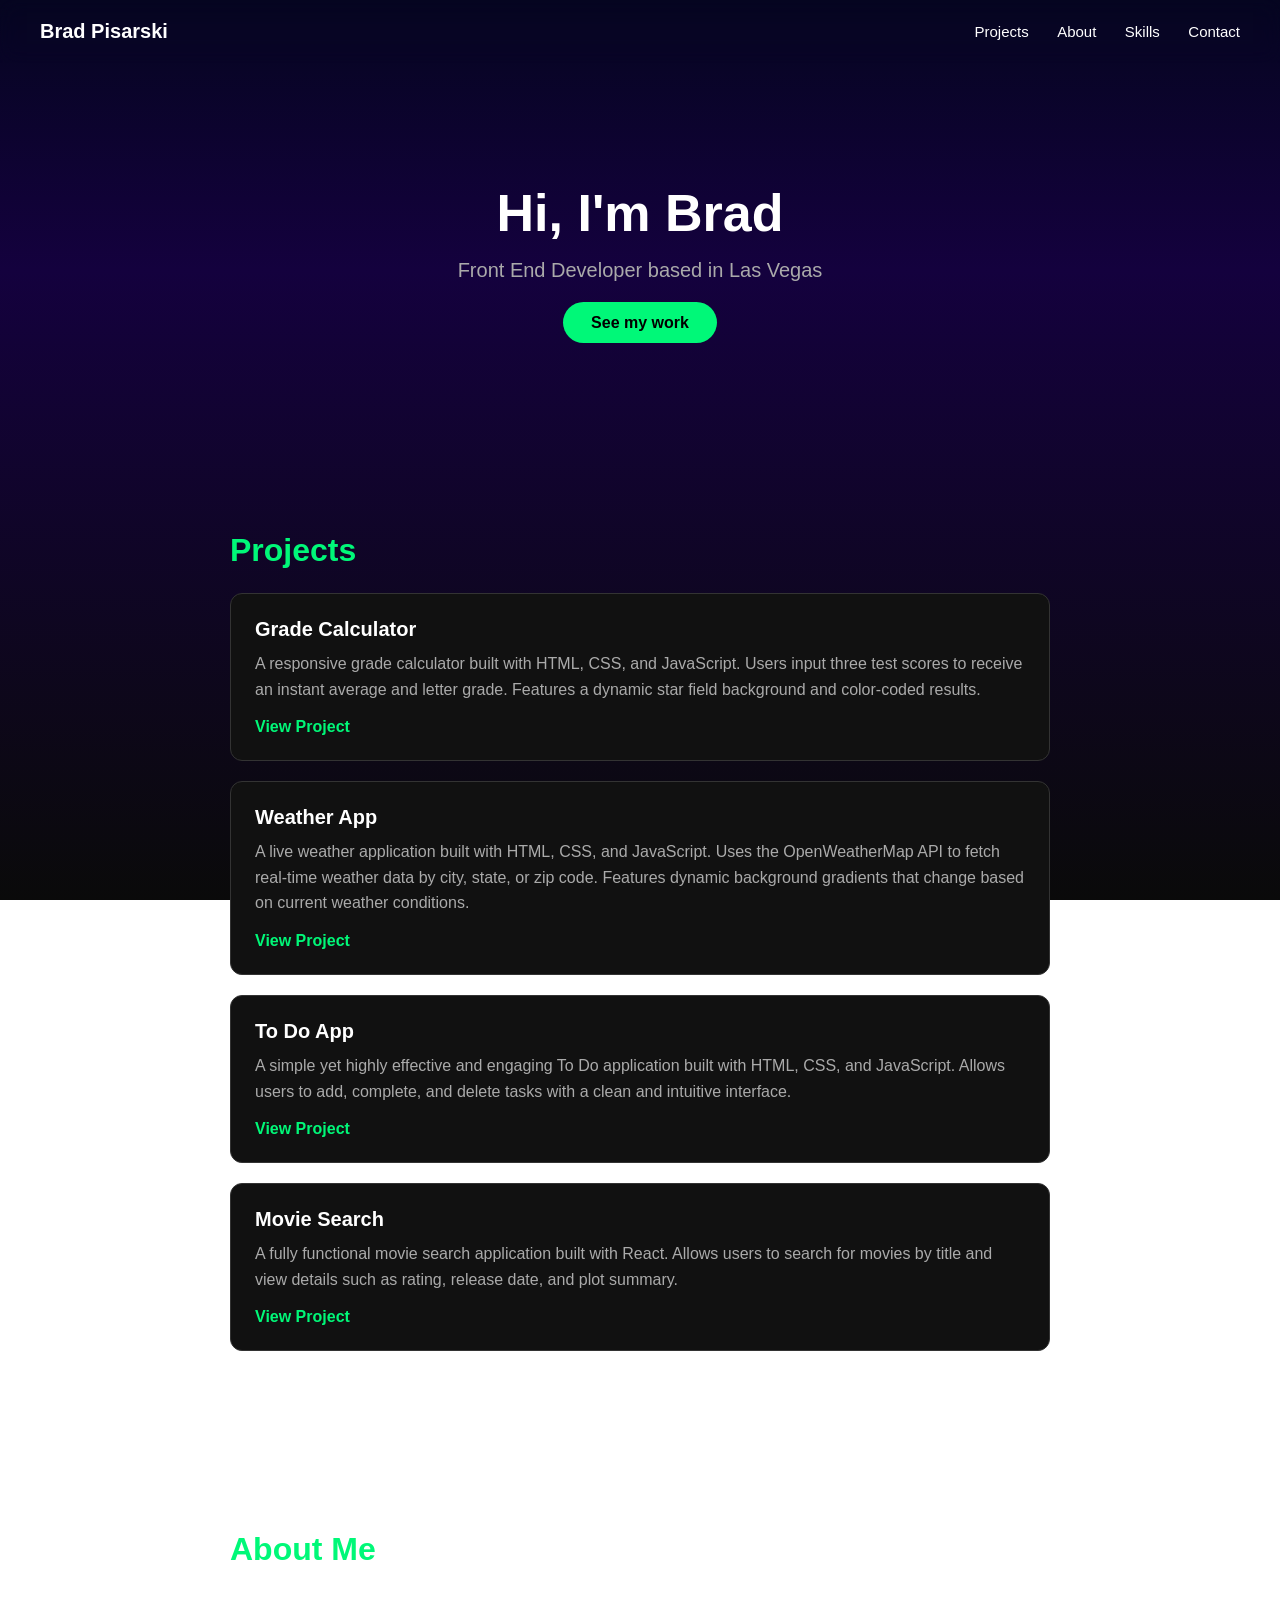
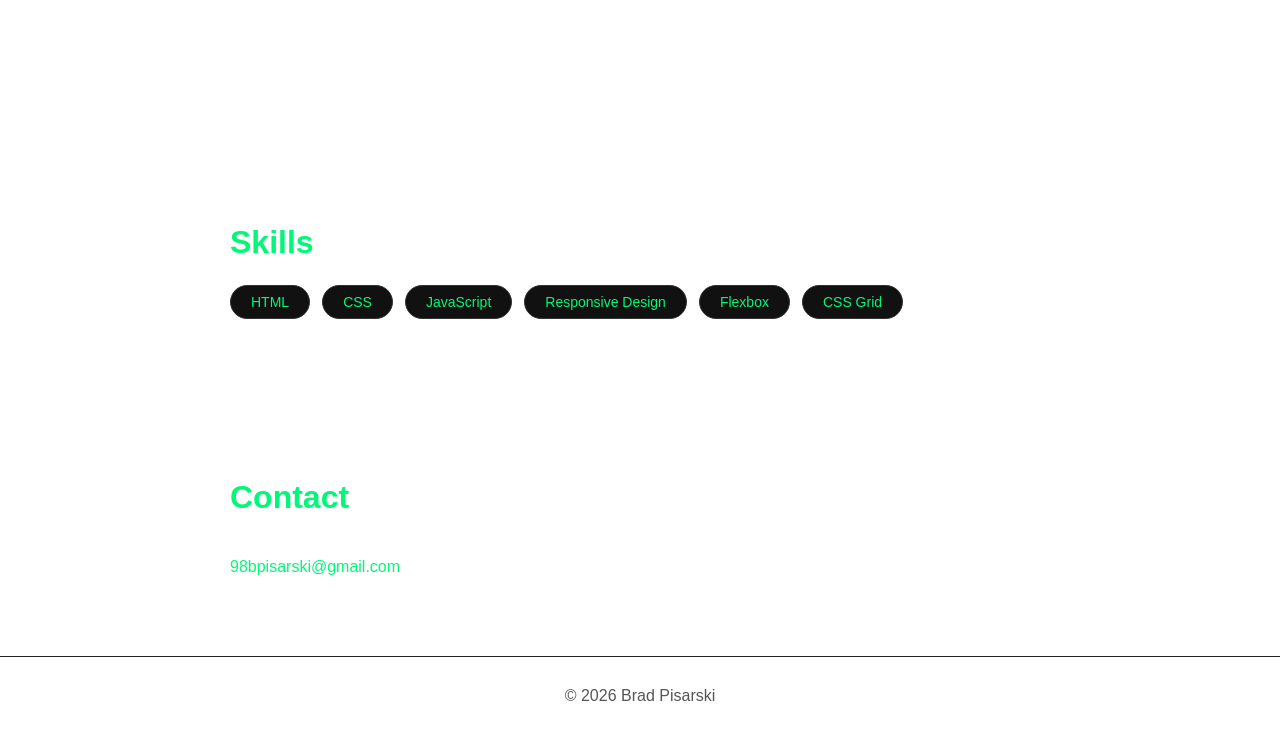
<file: index.html>
<!DOCTYPE html>
<html lang="en">
<head>
    <meta charset="UTF-8">
    <meta name="viewport" content="width=device-width, initial-scale=1.0">
    <title>Brad Pisarski — Portfolio</title>
    <link rel="stylesheet" href="portfolio.css">
</head>
<body>
    <header>
        <nav>
            <span class="logo">Brad Pisarski</span>
            <div class="nav-links">
                <a href="#projects">Projects</a>
                <a href="#about">About</a>
                <a href="#skills">Skills</a>
                <a href="#contact">Contact</a>
            </div>
        </nav>
    </header>
    <section id="hero">
        <h1>Hi, I'm Brad</h1>
        <p>Front End Developer based in Las Vegas</p>
        <a href="#projects">See my work</a>
    </section>
    <section id="projects">
        <h2>Projects</h2>
        <div class="project-card">
            <h3>Grade Calculator</h3>
            <p>A responsive grade calculator built with HTML, CSS, and JavaScript. Users input three test scores to receive an instant average and letter grade. Features a dynamic star field background and color-coded results.</p>
            <a href="GradeCalculator/" target="_blank">View Project</a>
        </div>
        <div class="project-card">
        <h3>Weather App</h3>
        <p>A live weather application built with HTML, CSS, and JavaScript. Uses the OpenWeatherMap API to fetch real-time weather data by city, state, or zip code. Features dynamic background gradients that change based on current weather conditions.</p>
        <a href="https://bpisarski26.github.io/Weather-App/" target="_blank">View Project</a>
        </div>
        <div class="project-card">
            <h3>To Do App</h3>
            <p>A simple yet highly effective and engaging To Do application built with HTML, CSS, and JavaScript. Allows users to add, complete, and delete tasks with a clean and intuitive interface.</p>
            <a href="https://bpisarski26.github.io/Todo-app/" target="_blank">View Project</a>
        </div>
        <div class="project-card">
            <h3>Movie Search</h3>
            <p>A fully functional movie search application built with React. Allows users to search for movies by title and view details such as rating, release date, and plot summary.</p>
            <a href="https://bpisarski26.github.io/Movie-Search/" target="_blank">View Project</a>
        </div>
    </section>
    <section id="about">
        <h2>About Me</h2>
        <p>I'm a self-taught front end developer based in Las Vegas, NV. My goal is to become a professional web developer and create innovative solutions. I am currently building projects and working toward my first dev role. I specialize in HTML, CSS, and JavaScript. I enjoy creating clean, functional web experiences for any and everyone to get use out of.</p>
    </section>
    <section id="skills">
        <h2>Skills</h2>
        <div class="skills-grid">
            <div class="skill">HTML</div>
            <div class="skill">CSS</div>
            <div class="skill">JavaScript</div>
            <div class="skill">Responsive Design</div>
            <div class="skill">Flexbox</div>
            <div class="skill">CSS Grid</div>
        </div>
    </section>
    <section id="contact">
        <h2>Contact</h2>
        <p>Interested in working together or have a question? Do not hesitate to reach out.</p>
        <a href="mailto:98bpisarski@gmail.com">98bpisarski@gmail.com</a>
    </section>
    <footer>
        <p>&copy; 2026 Brad Pisarski</p>
    </footer>
</body>
</html>
</file>
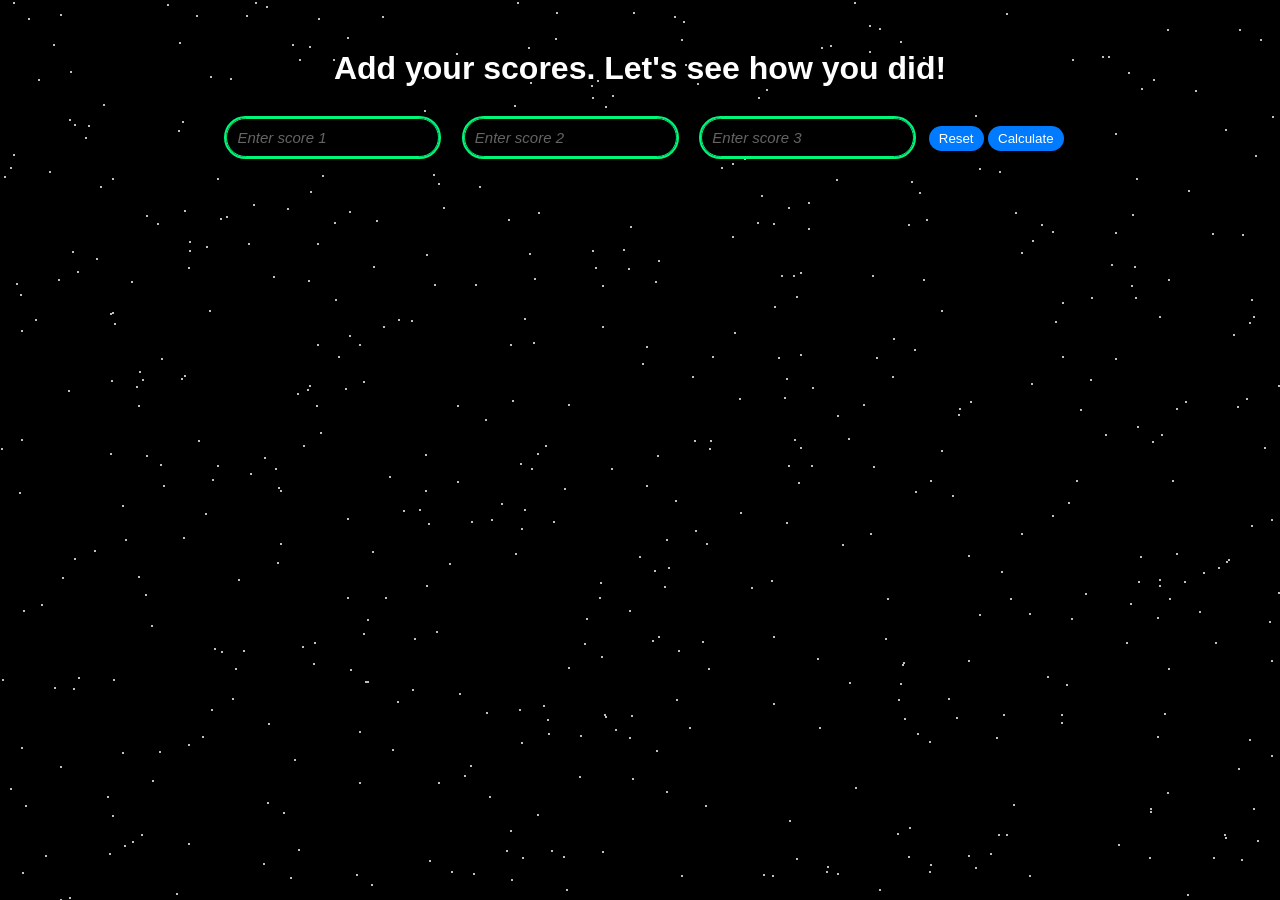
<file: GradeCalculator/index.html>
<!DOCTYPE html>
<html lang="en">
<head>
    <meta charset="UTF-8">
    <meta name="viewport" content="width=device-width, initial-scale=1.0">
    <title>Grade Calculator</title>
    <link rel="stylesheet" href="GradeCalculator.css">
</head>
<body>
    <h1>Add your scores. Let's see how you did!</h1>
    <input type="number" id="score1" placeholder="Enter score 1">
    <input type="number" id="score2" placeholder="Enter score 2">
    <input type="number" id="score3" placeholder="Enter score 3">
    <button id="reset">Reset</button>
    <button id="calculate">Calculate</button>
    <p id=result></p>
    <script src="script.js"></script>
</body>
</html>
</file>
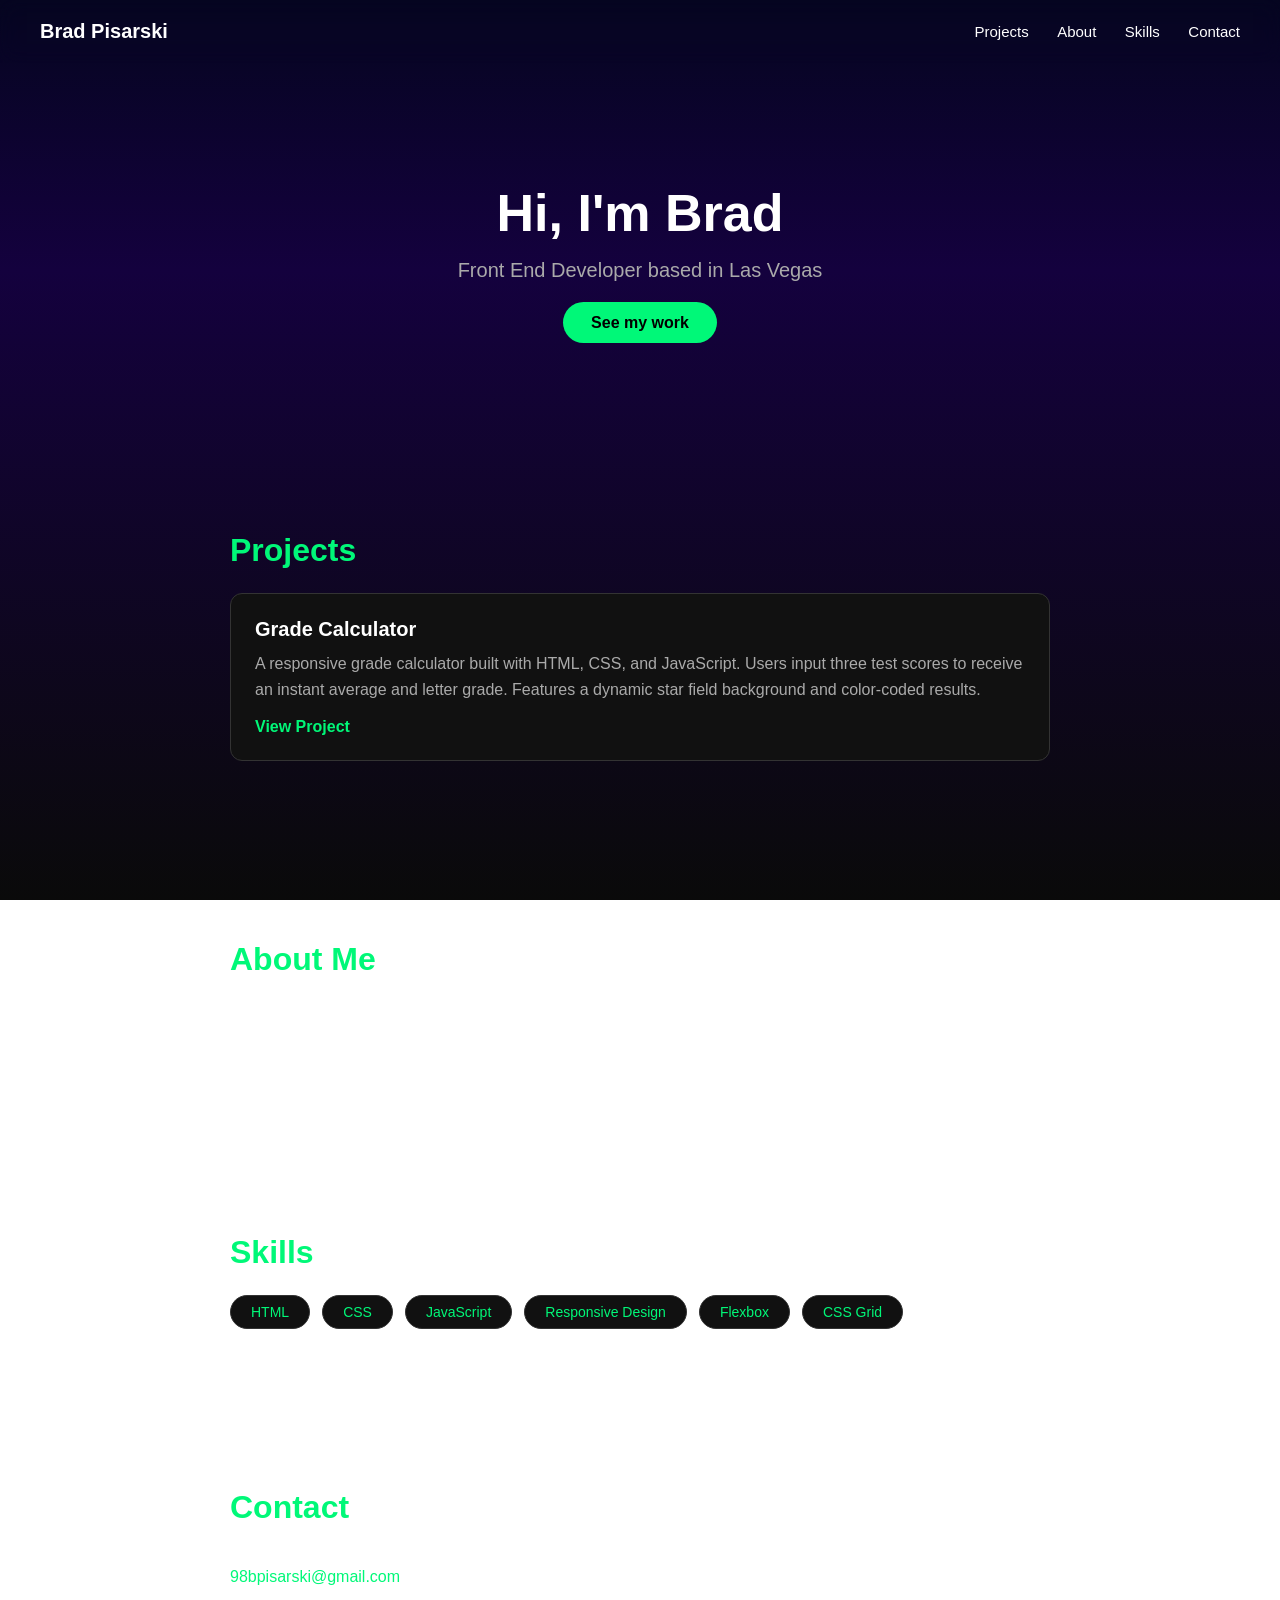
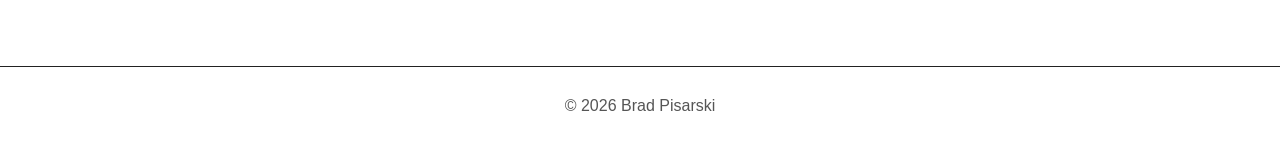
<file: portfolio.html>
<!DOCTYPE html>
<html lang="en">
<head>
    <meta charset="UTF-8">
    <meta name="viewport" content="width=device-width, initial-scale=1.0">
    <title>Brad Pisarski — Portfolio</title>
    <link rel="stylesheet" href="portfolio.css">
</head>
<body>
    <header>
        <nav>
            <span class="logo">Brad Pisarski</span>
            <div class="nav-links">
                <a href="#projects">Projects</a>
                <a href="#about">About</a>
                <a href="#skills">Skills</a>
                <a href="#contact">Contact</a>
            </div>
        </nav>
    </header>
    <section id="hero">
        <h1>Hi, I'm Brad</h1>
        <p>Front End Developer based in Las Vegas</p>
        <a href="#projects">See my work</a>
    </section>
    <section id="projects">
        <h2>Projects</h2>
        <div class="project-card">
            <h3>Grade Calculator</h3>
            <p>A responsive grade calculator built with HTML, CSS, and JavaScript. Users input three test scores to receive an instant average and letter grade. Features a dynamic star field background and color-coded results.</p>
            <a href="GradeAndReview.html" target="_blank">View Project</a>
        </div>
    </section>
    <section id="about">
        <h2>About Me</h2>
        <p>I'm a self-taught front end developer based in Las Vegas, NV. My goal is to become a professional web developer and create innovative solutions. I am currently building projects and working toward my first dev role. I specialize in HTML, CSS, and JavaScript. I enjoy creating clean, functional web experiences for any and everyone to get use out of.</p>
    </section>
    <section id="skills">
        <h2>Skills</h2>
        <div class="skills-grid">
            <div class="skill">HTML</div>
            <div class="skill">CSS</div>
            <div class="skill">JavaScript</div>
            <div class="skill">Responsive Design</div>
            <div class="skill">Flexbox</div>
            <div class="skill">CSS Grid</div>
        </div>
    </section>
    <section id="contact">
        <h2>Contact</h2>
        <p>Interested in working together or have a question? Do not hesitate to reach out.</p>
        <a href="mailto:98bpisarski@gmail.com">98bpisarski@gmail.com</a>
    </section>
    <footer>
        <p>&copy; 2026 Brad Pisarski</p>
    </footer>
</body>
</html>
</file>
<file: portfolio.css>
* {
    margin: 0;
    padding: 0;
    box-sizing: border-box;
}

body {
    font-family: Arial, sans-serif;
    background: linear-gradient(180deg, #050520 0%, #14013e 30%, #0a0a0a 100%);
    background-attachment: fixed;
    color: white;
    min-height: 100vh;
}

nav {
    display: flex;
    justify-content: space-between;
    align-items: center;
    padding: 20px 40px;
    background-color: transparent;
    backdrop-filter: blur(10px);
    position: sticky;
    top: 0;
}

.logo {
    font-size: 20px;
    font-weight: bold;
    color: white;
}

.nav-links a {
    color: white;
    text-decoration: none;
    margin-left: 24px;
    font-size: 15px;
}

.nav-links a:hover {
    color: rgb(0, 248, 120);
}

section {
    padding: 80px 40px;
    max-width: 900px;
    margin: 0 auto;
}

#hero {
    text-align: center;
    padding: 120px 40px;
}

#hero h1 {
    font-size: 52px;
    margin-bottom: 16px;
}

#hero p {
    font-size: 20px;
    color: #aaa;
    margin-bottom: 32px;
}

#hero a {
    background-color: rgb(0, 248, 120);
    color: black;
    padding: 12px 28px;
    border-radius: 30px;
    text-decoration: none;
    font-weight: bold;
}

#hero a:hover {
    background-color: white;
}

h2 {
    font-size: 32px;
    margin-bottom: 24px;
    color: rgb(0, 248, 120);
}

.project-card {
    background-color: #111;
    border: 1px solid #333;
    border-radius: 12px;
    padding: 24px;
    margin-bottom: 20px;
    transition: transform 0.3s ease, box-shadow 0.3s ease, border-color 0.3s ease;
}

.project-card h3 {
    font-size: 20px;
    margin-bottom: 10px;
}

.project-card p {
    color: #aaa;
    line-height: 1.6;
    margin-bottom: 16px;
}

.project-card a {
    color: rgb(0, 248, 120);
    text-decoration: none;
    font-weight: bold;
}

.project-card a:hover {
    text-decoration: underline;
}

.project-card:hover {
    transform: translateY(-4px);
    border-color: rgb(0, 248, 120);
    box-shadow: 0 0 12px rgb(0, 248, 120),
                0 0 30px rgb(0, 248, 120),
                0 0 60px rgba(0, 248, 120, 0.4);
}

footer {
    text-align: center;
    padding: 30px;
    color: #555;
    border-top: 1px solid #222;
}

.skills-grid {
    display: flex;
    flex-wrap: wrap;
    gap: 12px;
}

.skill {
    background-color: #111;
    border: 1px solid #333;
    border-radius: 20px;
    padding: 8px 20px;
    font-size: 14px;
    color: rgb(0, 248, 120);
    transition: border-color 0.2s, box-shadow 0.2s;
}

.skill:hover {
    border-color: rgb(0, 248, 120);
    box-shadow: 0 0 10px rgba(0, 248, 120, 0.4);
}

#contact a {
    color: rgb(0, 248, 120);
    text-decoration: none;
}

#contact a:hover {
    text-decoration: underline;
}

@media (max-width: 768px) {
    nav {
        flex-direction: column;
        gap: 16px;
        padding: 20px;
    }

    .nav-links a {
        margin-left: 12px;
    }

    #hero h1 {
        font-size: 36px;
    }

    #hero p {
        font-size: 16px;
    }

    section {
        padding: 60px 20px;
    }
}
</file>
<file: GradeCalculator/GradeCalculator.css>
@keyframes twinkle {
    0%, 100% { opacity: 1; }
    50% { opacity: 0.1; }
}

body {
    font-family: Arial, sans-serif;
    margin: 50px;
    text-align: center;
    background-color: black;
    position: relative;
    z-index: 1;
}

input {
    margin: 10px;
    padding: 10px;
    background-color: black;
    color: rgb(255, 255, 255);
    border: 1px solid rgb(0, 248, 120);
    border-radius: 200px;
    font-size: 15px;
    font-style: italic;
    outline: 2px solid rgb(0, 248, 120);
    position: relative;
    z-index: 1;
}

input::placeholder {
    color: rgb(100, 100, 100);
}

button {
    padding: 5px 10px;
    background-color: #007bff;
    color: rgb(255, 255, 255);
    border: none;
    cursor: pointer;
    border-radius: 30px;
    position: relative;
    z-index: 1;
}

button:hover {
    background-color: #00ff80;
    color: rgb(255, 255, 255);
}

#result {
    font-size: 30px;
    font-weight: bold;
    text-align: center;
    margin: 20px 0;
    color: rgb(0, 248, 120);
}

h1 {
    color: rgb(255, 255, 255);
    text-align: center;
}

@media (max-width: 600px) {
    input {
        display: block;
        width: 80%;
        margin: 10px auto;
    }
    
    button {
        margin: 5px;
    }
}
</file>
